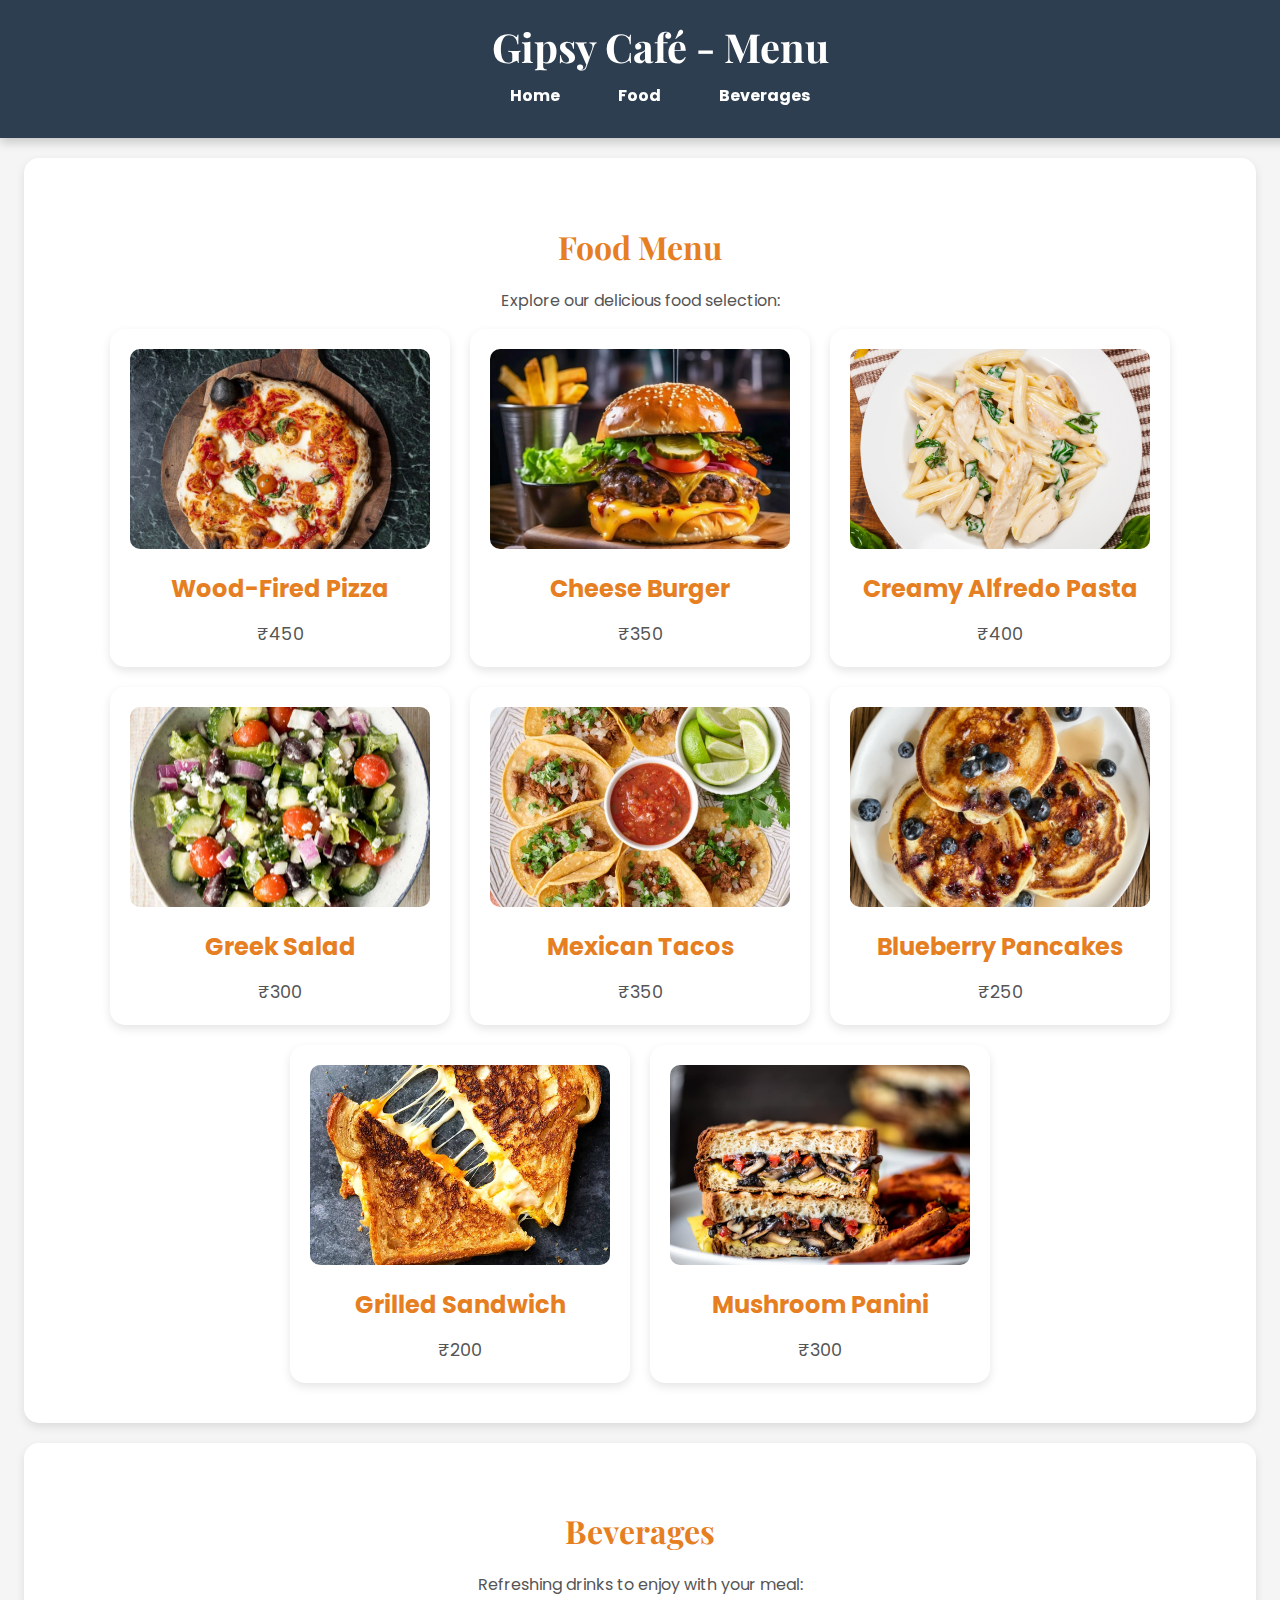
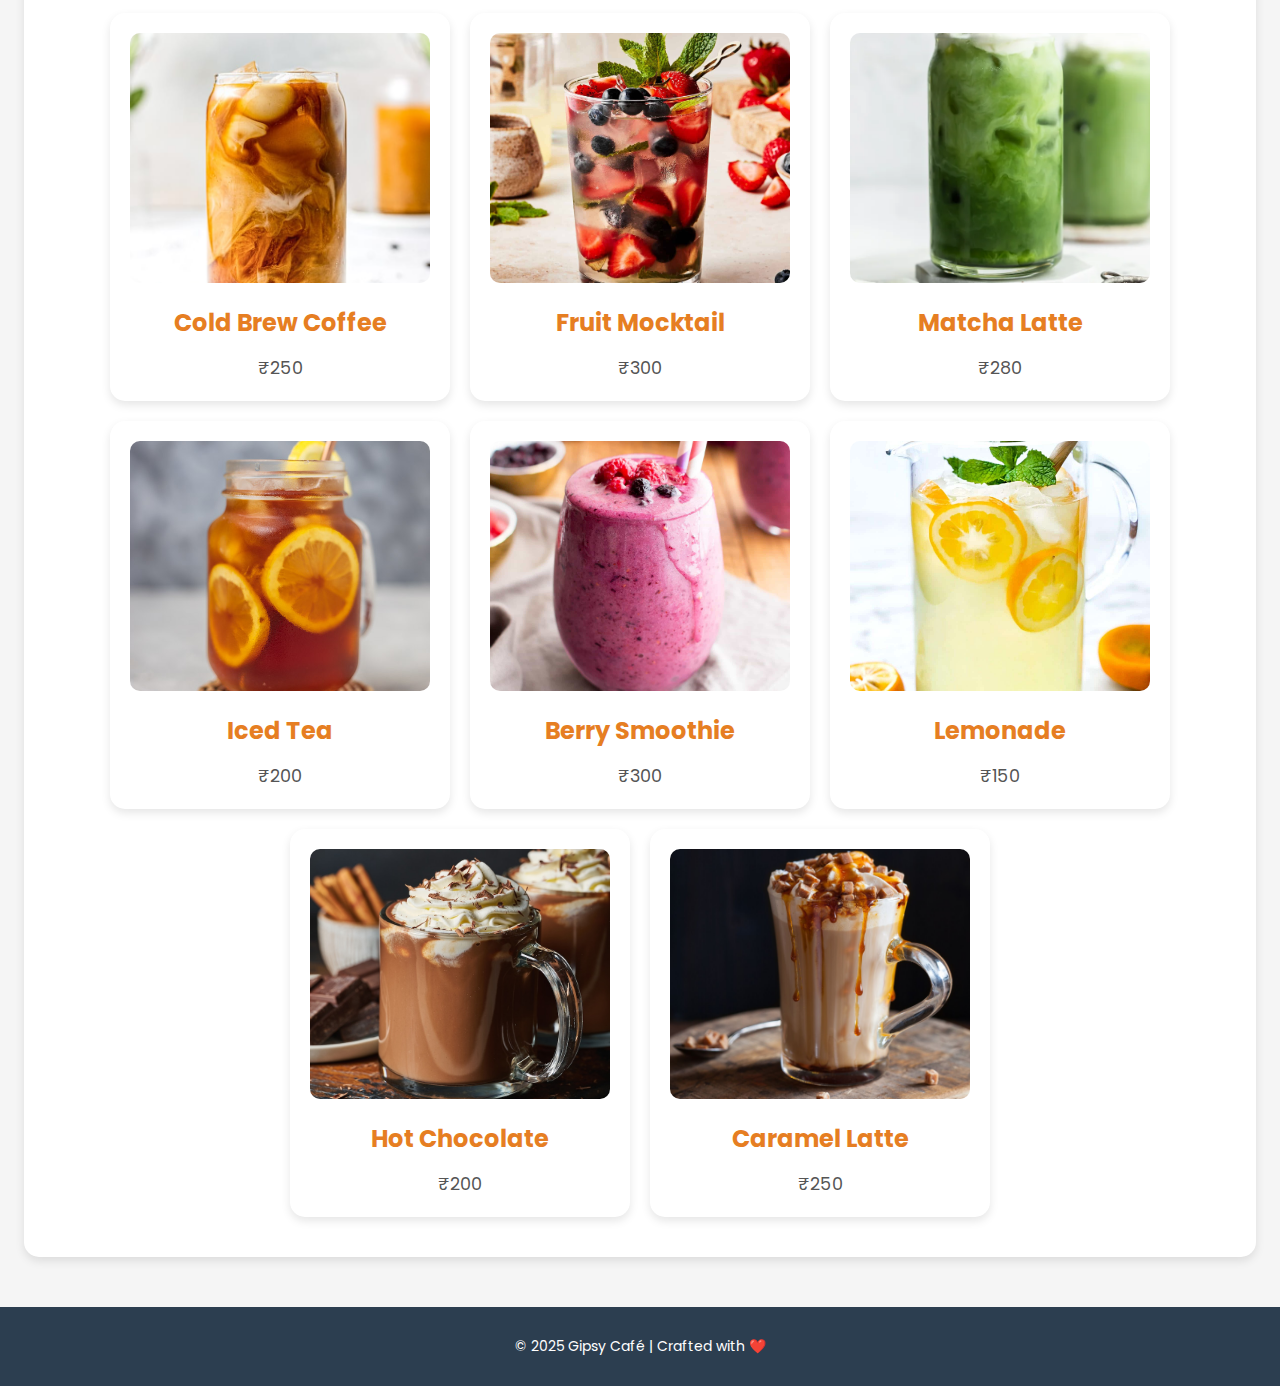
<file: menu.html>
<!DOCTYPE html>
<html lang="en">
<head>
    <meta charset="UTF-8">
    <meta name="viewport" content="width=device-width, initial-scale=1.0">
    <title>Gipsy Café - Menu</title>
    <link rel="stylesheet" href="style.css">
    <style>
        /* General styles for all menu items */
        .menu-item {
            background-color: #fff;
            padding: 20px;
            border-radius: 15px;
            width: 300px;
            text-align: center;
            box-shadow: 0 4px 10px rgba(0, 0, 0, 0.1);
            transition: transform 0.3s ease-in-out;
        }

        .menu-item:hover {
            transform: scale(1.05);
        }

        .menu-item h3 {
            color: #e67e22;
            margin: 15px 0;
            font-size: 1.5rem;
        }

        .menu-item p {
            margin: 0;
            color: #555;
            font-size: 1.1rem;
        }

        /* Food menu image size */
        #food-menu .menu-item img {
            width: 100%;
            height: 200px;
            object-fit: cover;
            border-radius: 10px;
        }

        /* Beverages menu image size */
        #drinks-menu .menu-item img {
            width: 100%;
            height: 250px;
            object-fit: cover;
            border-radius: 10px;
        }
    </style>
</head>
<body style="background-color: #f5f5f5; color: #333; text-align: center; font-family: 'Poppins', sans-serif; margin: 0; padding: 0;">

    <header style="background: #2c3e50; padding: 20px;">
        <h1 style="margin: 0; font-size: 2.5rem; color: white; font-family: 'Playfair Display', serif;">Gipsy Café - Menu</h1>
        <nav>
            <ul style="list-style: none; padding: 0; margin-top: 10px;">
                <li style="display: inline; margin: 0 15px;"><a href="index.html" style="color: #fff; text-decoration: none; font-weight: bold;">Home</a></li>
                <li style="display: inline; margin: 0 15px;"><a href="#food-menu" style="color: #fff; text-decoration: none; font-weight: bold;">Food</a></li>
                <li style="display: inline; margin: 0 15px;"><a href="#drinks-menu" style="color: #fff; text-decoration: none; font-weight: bold;">Beverages</a></li>
            </ul>
        </nav>
    </header>

    <section id="food-menu" style="padding: 40px; background: white; margin: 20px auto; max-width: 1200px; border-radius: 15px; box-shadow: 0 4px 10px rgba(0, 0, 0, 0.1);">
        <h2 style="color: #e67e22; font-size: 2rem; font-family: 'Playfair Display', serif;">Food Menu</h2>
        <p style="color: #555;">Explore our delicious food selection:</p>
        
        <div style="display: flex; flex-wrap: wrap; justify-content: center; gap: 20px;">
            <div class="menu-item">
                <img src="pizza.jpg" alt="Wood-Fired Pizza">
                <h3>Wood-Fired Pizza</h3>
                <p>₹450</p>
            </div>
            
            <div class="menu-item">
                <img src="burger.jpg" alt="Cheese Burger">
                <h3>Cheese Burger</h3>
                <p>₹350</p>
            </div>
            
            <div class="menu-item">
                <img src="pasta.jpg" alt="Creamy Alfredo Pasta">
                <h3>Creamy Alfredo Pasta</h3>
                <p>₹400</p>
            </div>
            <div class="menu-item">
                <img src="salad.jpg" alt="Greek Salad">
                <h3>Greek Salad</h3>
                <p>₹300</p>
            </div>
            <div class="menu-item">
                <img src="taco.jpg" alt="Mexican Tacos">
                <h3>Mexican Tacos</h3>
                <p>₹350</p>
            </div>
            <div class="menu-item">
                <img src="pancake.jpg" alt="Blueberry Pancakes">
                <h3>Blueberry Pancakes</h3>
                <p>₹250</p>
            </div>
            <div class="menu-item">
                <img src="sandwich.jpg" alt="Grilled Sandwich">
                <h3>Grilled Sandwich</h3>
                <p>₹200</p>
            </div>
            <div class="menu-item">
                <img src="panini.jpg" alt="Mushroom Panini">
                <h3>Mushroom Panini</h3>
                <p>₹300</p>
            </div>
        </div>
    </section>

    <section id="drinks-menu" style="padding: 40px; background: white; margin: 20px auto; max-width: 1200px; border-radius: 15px; box-shadow: 0 4px 10px rgba(0, 0, 0, 0.1);">
        <h2 style="color: #e67e22; font-size: 2rem; font-family: 'Playfair Display', serif;">Beverages</h2>
        <p style="color: #555;">Refreshing drinks to enjoy with your meal:</p>

        <div style="display: flex; flex-wrap: wrap; justify-content: center; gap: 20px;">
            <div class="menu-item">
                <img src="coldbrew.jpg" alt="Cold Brew Coffee">
                <h3>Cold Brew Coffee</h3>
                <p>₹250</p>
            </div>

            <div class="menu-item">
                <img src="mocktail.jpg" alt="Fruit Mocktail">
                <h3>Fruit Mocktail</h3>
                <p>₹300</p>
            </div>

            <div class="menu-item">
                <img src="matcha.jpg" alt="Matcha Latte">
                <h3>Matcha Latte</h3>
                <p>₹280</p>
            </div>
            <div class="menu-item">
                <img src="icedtea.jpg" alt="Iced Tea">
                <h3>Iced Tea</h3>
                <p>₹200</p>
            </div>
            <div class="menu-item">
                <img src="smoothie.jpg" alt="Berry Smoothie">
                <h3>Berry Smoothie</h3>
                <p>₹300</p>
            </div>
            <div class="menu-item">
                <img src="lemonade.jpg" alt="Lemonade">
                <h3>Lemonade</h3>
                <p>₹150</p>
            </div>
            <div class="menu-item">
                <img src="hotchoco.jpg" alt="Hot Chocolate">
                <h3>Hot Chocolate</h3>
                <p>₹200</p>
            </div>
            <div class="menu-item">
                <img src="latte.jpg" alt="Caramel Latte">
                <h3>Caramel Latte</h3>
                <p>₹250</p>
            </div>
        </div>
    </section>

    <footer style="background-color: #2c3e50; padding: 15px; text-align: center; color: white;">
        <p>&copy; 2025 Gipsy Café | Crafted with ❤️</p>
    </footer>

</body>
</html>
</file>
<file: style.css>
/* Import Google Font */
@import url('https://fonts.googleapis.com/css2?family=Poppins:wght@300;400;600&family=Playfair+Display:wght@700&display=swap');

/* General Styles */
body {
    font-family: "Poppins", sans-serif;
    background-color: #f5f5f5;
    color: #333;
    margin: 0;
    padding: 0;
    text-align: center;
    scroll-behavior: smooth;
}

/* Header */
header {
    text-align: center;
    padding: 20px;
    background: #2c3e50;
    color: white;
    position: sticky;
    top: 0;
    width: 100%;
    z-index: 1000;
    box-shadow: 0 4px 10px rgba(0, 0, 0, 0.2);
}

header h1 {
    margin: 0;
    font-size: 2.5rem;
    font-family: "Playfair Display", serif;
    font-weight: 700;
}

/* Navigation Bar */
nav {
    margin-top: 10px;
}

nav ul {
    list-style: none;
    padding: 0;
    margin: 10px 0;
    text-align: center;
}

nav ul li {
    display: inline;
    margin: 0 15px;
}

nav ul li a {
    color: white;
    text-decoration: none;
    font-weight: 600;
    padding: 8px 12px;
    border-radius: 5px;
    transition: 0.3s;
}

nav ul li a:hover {
    background-color: rgba(255, 255, 255, 0.1);
}

/* Sections */
section {
    margin: 50px 0;
    text-align: center;
    padding: 50px 20px;
    background: white;
    border-radius: 10px;
    box-shadow: 0 4px 10px rgba(0, 0, 0, 0.1);
    margin: 40px auto;
    max-width: 1200px;
    width: 90%;
}

/* Section Titles */
h2 {
    color: #e67e22;
    font-size: 2.2rem;
    font-family: "Playfair Display", serif;
    margin-bottom: 20px;
}

/* Introduction Posters */
.poster-container {
    display: flex;
    justify-content: center;
    gap: 20px;
    flex-wrap: wrap;
    margin-top: 20px;
}

.poster {
    width: 45%;
    max-width: 500px;
    border-radius: 15px;
    box-shadow: 0 4px 10px rgba(0, 0, 0, 0.2);
    transition: transform 0.3s ease-in-out;
}

.poster:hover {
    transform: scale(1.02);
}

/* Food & Beverages Images */
.food-container {
    display: flex;
    flex-wrap: wrap;
    justify-content: center;
    gap: 20px;
    margin-top: 20px;
}

.food-img {
    width: 300px; /* Larger size for better appeal */
    height: 250px; /* Adjusted height */
    object-fit: cover;
    border-radius: 10px;
    box-shadow: 0 4px 8px rgba(0, 0, 0, 0.2);
    transition: transform 0.3s ease-in-out;
}

.food-img:hover {
    transform: scale(1.05);
}

/* Ambiance & Decor Images */
.decor-container {
    display: flex;
    flex-wrap: wrap;
    justify-content: center;
    gap: 20px;
    margin-top: 20px;
}

.decor-img {
    width: 45%;
    max-width: 500px;
    height: auto;
    object-fit: cover;
    border-radius: 10px;
    box-shadow: 0 4px 8px rgba(0, 0, 0, 0.2);
    transition: transform 0.3s ease-in-out;
}

.decor-img:hover {
    transform: scale(1.05);
}

/* Location Section */
.location-container {
    margin-top: 20px;
}

iframe {
    border-radius: 10px;
    box-shadow: 0 4px 8px rgba(0, 0, 0, 0.2);
}

/* Audience & Experience Section */
.experience-container {
    display: flex;
    flex-wrap: wrap;
    justify-content: center;
    gap: 20px;
    margin-top: 20px;
}

.experience-item {
    background: #f9f9f9;
    padding: 20px;
    border-radius: 10px;
    box-shadow: 0 4px 8px rgba(0, 0, 0, 0.1);
    width: 30%;
    min-width: 250px;
    text-align: left;
}

.experience-item h3 {
    color: #e67e22;
    font-size: 1.5rem;
    margin-bottom: 10px;
}

/* Footer */
footer {
    background-color: #2c3e50;
    padding: 15px;
    text-align: center;
    font-size: 14px;
    color: white;
    margin-top: 50px;
}
</file>
